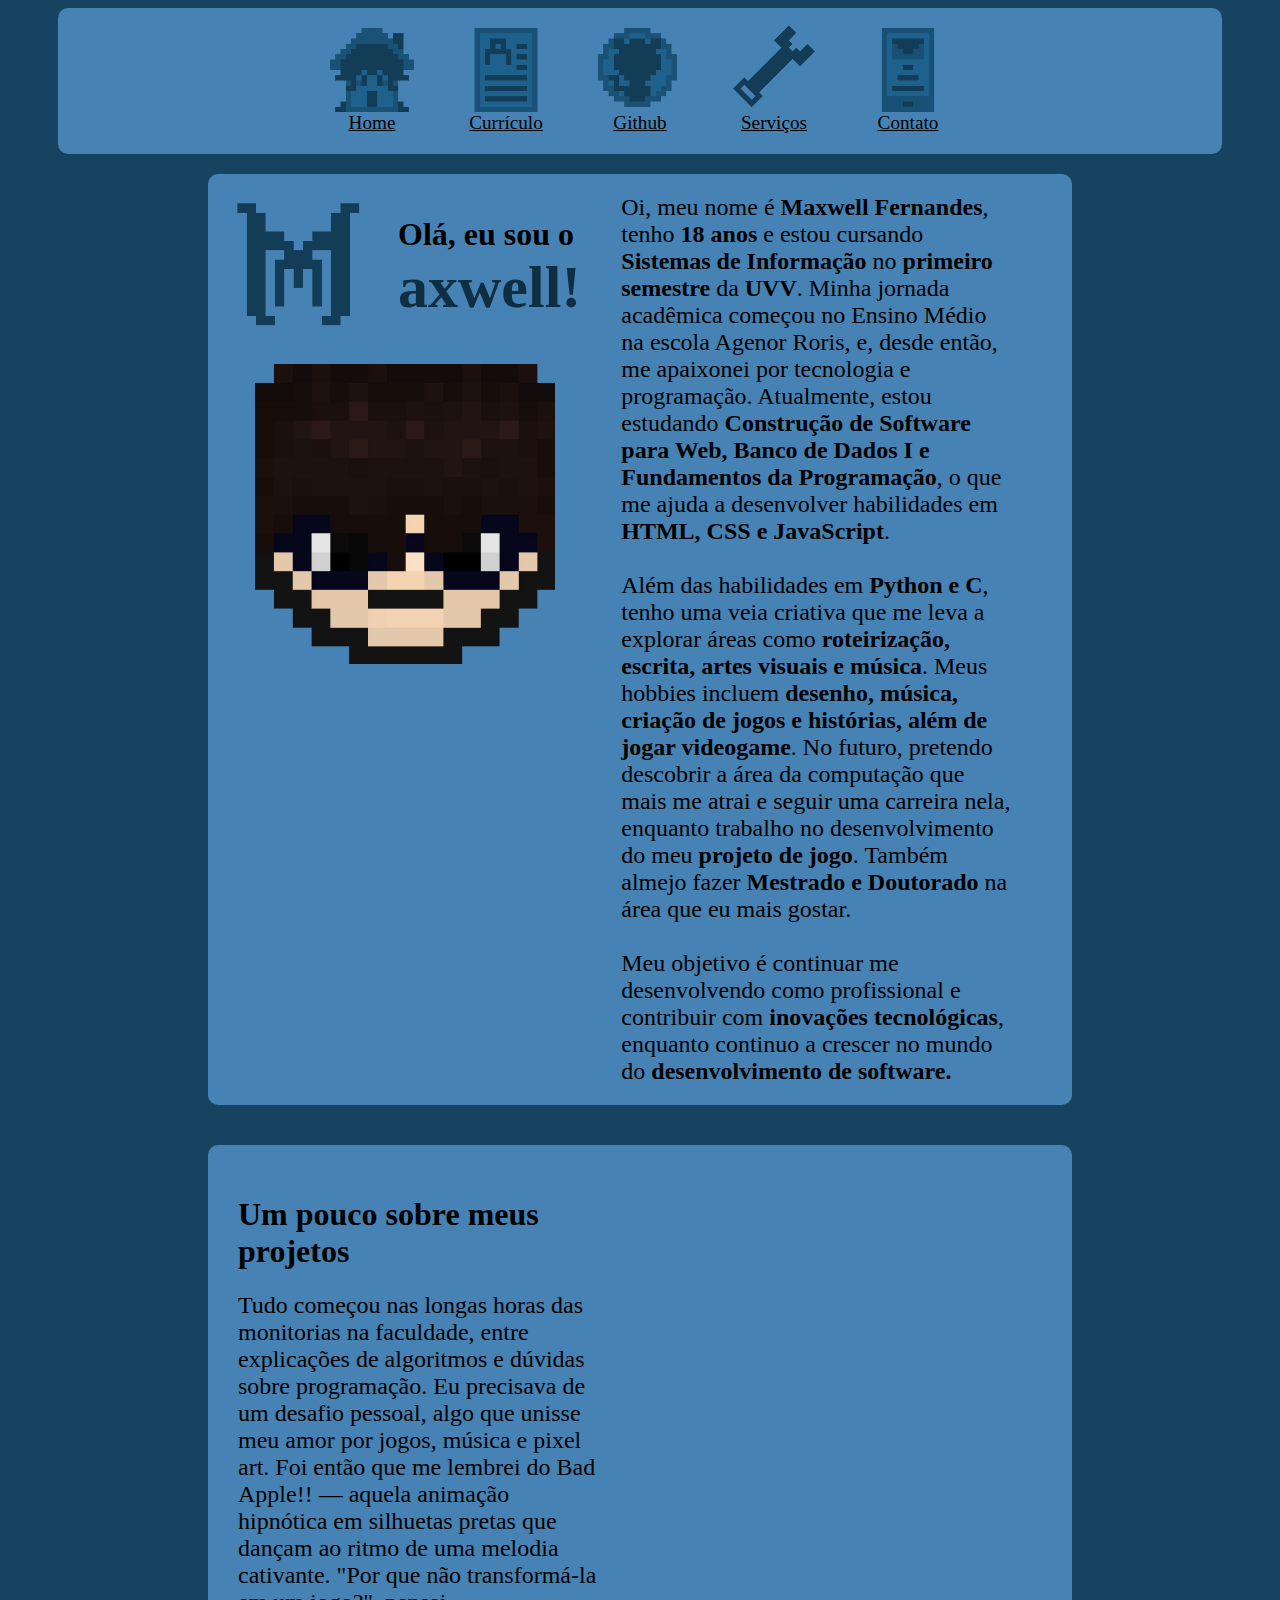
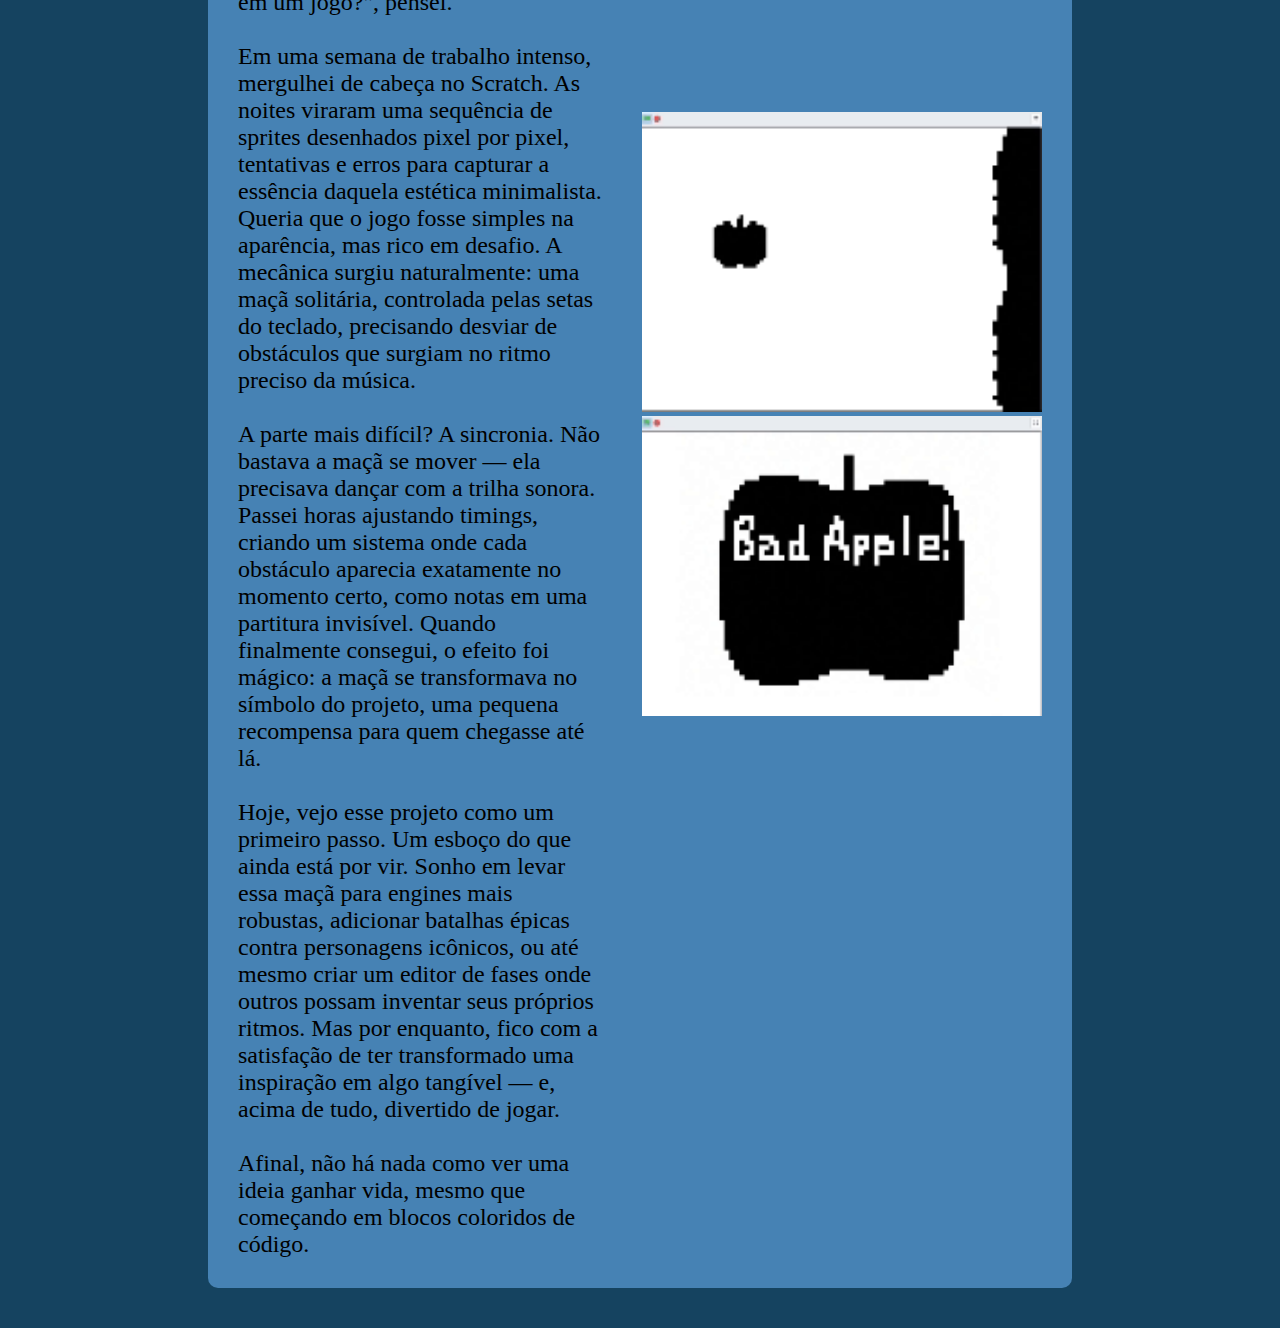
<file: index.html>
<!DOCTYPE html>
<html lang="pt-br">
<head>
    <meta charset="UTF-8">
    <meta name="viewport" content="width=device-width, initial-scale=1.0">
    <meta http-equiv="X-UA-Compatible" content="ie=edge">
    <title>Home de Maxwell</title>
    <link href="style.css" rel="stylesheet" type="text/css">
    <link href="./source/home.png" rel="icon" type="image/png">
</head>
<body>
    <div class="a-all">
        <img src="./source/mlogo.png" alt="Logo do Maxwell" style="justify-items: left; margin-right: 400px;">
        <a class="a-text" href="index.html"><img src="./source/home.png" alt="Ícone de home"><span>Home</span></a>
        <a class="a-text" href="./curriculo/curriculo.html"><img src="./source/curriculo.png" alt="Ícone de informações curriculares"><span>Currículo</span></a>
        <a class="a-text" href="https://github.com/maxwllfc" target="_blank"><img src="./source/github.png" alt="Ícone do Github"><span>Github</span></a>
        <a class="a-text" href="./servicos/servico.html"><img src="./source/servicos.png" alt="Ícone de Serviços" style="transform: rotate(45deg);"><span>Serviços</span></a>
        <a class="a-text" href="./contato/contato.html"><img src="./source/contato.png" alt="Ícone de informações de contato"><span>Contato</span></a>
        <img src="./source/mlogo.png" alt="Logo do Maxwell" style="justify-items: right; margin-left: 400px;">
    </div>
    <div class="main-text">
        <div class="left-column">
            <div class="logo-and-title">
                <img src="./source/mlogo.png" alt="Logo do Maxwell" class="logo">
                <h1>Olá, eu sou o<br><span class="name">axwell!</span></h1>
            </div>
            <img src="./source/max_pixel_art.png" alt="Pixel Art de Maxwell" class="pixel-art">
        </div>
        <div class="right-column">
        <p>Oi, meu nome é <strong>Maxwell Fernandes</strong>, tenho <strong>18 anos</strong> e estou cursando <strong>Sistemas de Informação</strong> 
            no <strong>primeiro semestre</strong> da <strong>UVV</strong>. 
            Minha jornada acadêmica começou no Ensino Médio na escola Agenor Roris, e, desde então, me apaixonei por tecnologia e 
            programação. Atualmente, estou estudando <strong>Construção de Software para Web, Banco de Dados I e Fundamentos da Programação</strong>, 
            o que me ajuda a desenvolver habilidades em <strong>HTML, CSS e JavaScript</strong>. 
            <br><br>Além das habilidades em <strong>Python e C</strong>, tenho uma veia criativa que me leva a explorar áreas como <strong>roteirização, escrita, 
            artes visuais e música</strong>. Meus hobbies incluem <strong>desenho, música, criação de jogos e histórias, além de jogar videogame</strong>. No 
            futuro, pretendo descobrir a área da computação que mais me atrai e seguir uma carreira nela, enquanto trabalho no desenvolvimento 
            do meu <strong>projeto de jogo</strong>. Também almejo fazer <strong>Mestrado e Doutorado</strong> na área que eu mais gostar.
            <br><br>Meu objetivo é continuar me desenvolvendo como profissional e contribuir com <strong>inovações tecnológicas</strong>, enquanto continuo a crescer no 
            mundo do <strong>desenvolvimento de software.</strong></p>
        </div>
        <br>
        
    </div>
    <div class="main-text-2">
        <div class="right-column-2">
            <img src="./source/game_gif.gif" alt="Gif do Jogo" class="game"><br>
            <img src="./source/start_game_gif.gif" alt="Gif do Jogo" class="game">
        </div>
        <div class="left-column-2">
            <h1>Um pouco sobre meus projetos</h1>
            <p>Tudo começou nas longas horas das monitorias na faculdade, entre explicações de algoritmos e dúvidas sobre programação. Eu precisava de um desafio pessoal, algo que unisse meu amor por jogos, música e pixel art. Foi então que me lembrei do Bad Apple!! — aquela animação hipnótica em silhuetas pretas que dançam ao ritmo de uma melodia cativante. "Por que não transformá-la em um jogo?", pensei.
            <br><br>
                Em uma semana de trabalho intenso, mergulhei de cabeça no Scratch. As noites viraram uma sequência de sprites desenhados pixel por pixel, tentativas e erros para capturar a essência daquela estética minimalista. Queria que o jogo fosse simples na aparência, mas rico em desafio. A mecânica surgiu naturalmente: uma maçã solitária, controlada pelas setas do teclado, precisando desviar de obstáculos que surgiam no ritmo preciso da música.
                <br><br>
                A parte mais difícil? A sincronia. Não bastava a maçã se mover — ela precisava dançar com a trilha sonora. Passei horas ajustando timings, criando um sistema onde cada obstáculo aparecia exatamente no momento certo, como notas em uma partitura invisível. Quando finalmente consegui, o efeito foi mágico: a maçã se transformava no símbolo do projeto, uma pequena recompensa para quem chegasse até lá.
                <br><br>
                Hoje, vejo esse projeto como um primeiro passo. Um esboço do que ainda está por vir. Sonho em levar essa maçã para engines mais robustas, adicionar batalhas épicas contra personagens icônicos, ou até mesmo criar um editor de fases onde outros possam inventar seus próprios ritmos. Mas por enquanto, fico com a satisfação de ter transformado uma inspiração em algo tangível — e, acima de tudo, divertido de jogar.
                <br><br>
                Afinal, não há nada como ver uma ideia ganhar vida, mesmo que começando em blocos coloridos de código.</p>
        </div>
    </div>
</body>
</html>
</file>
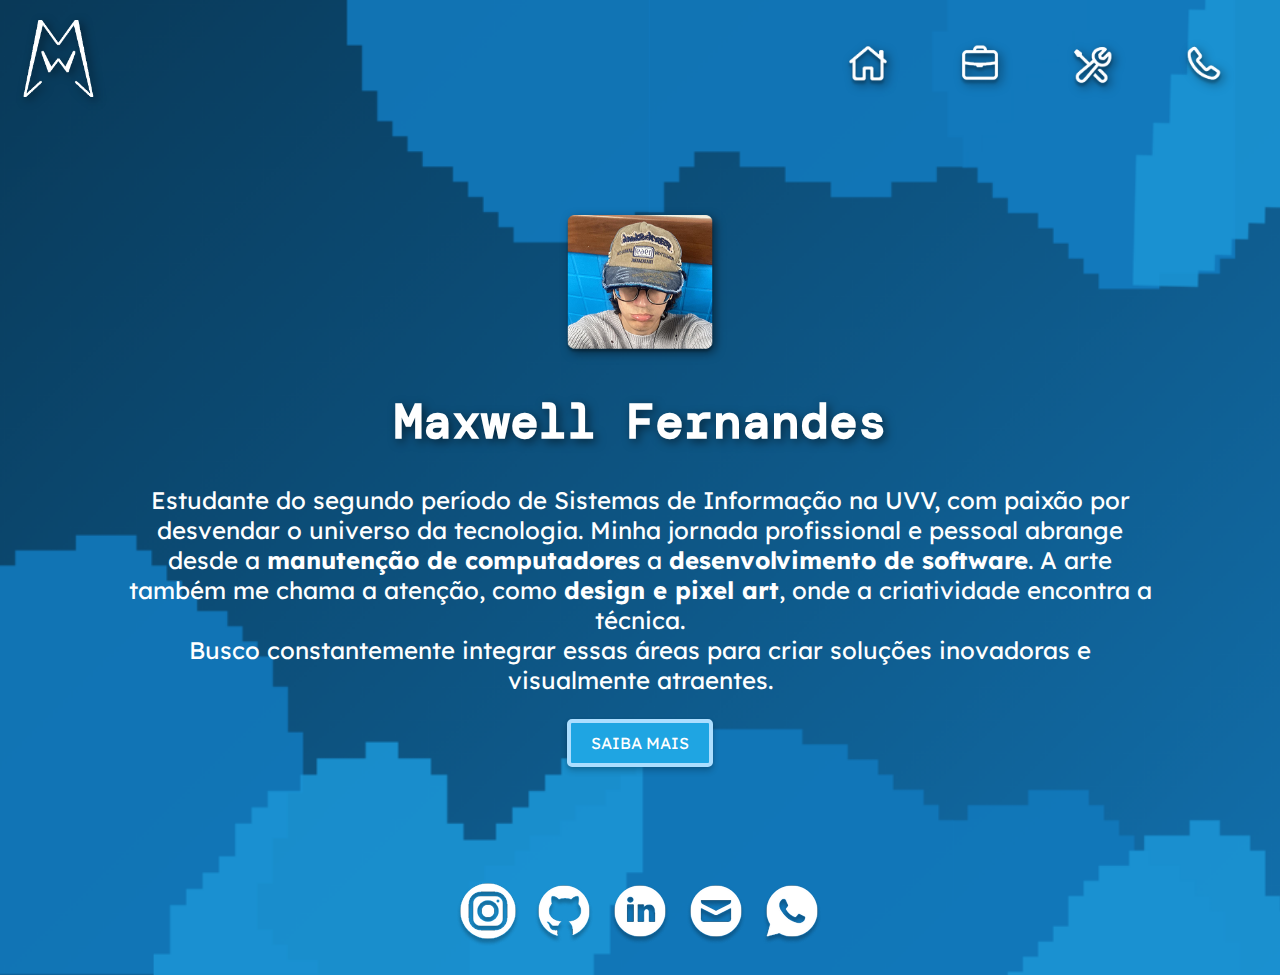
<file: att/index.html>
<!DOCTYPE html>
<html>

<head>
  <title>Home</title>
  <link rel="stylesheet" href="styles.css" />
</head>

<body>
  <div class="header">
    <div class="header-logo">
      <img src="./images/mw_logo_white.png" alt="MW Logo" />
    </div>
    <div class="header-links">
      <div class="link-item">
        <a href="./index.html"><img src="./images/Home Page.png" alt="Home" /></a>
      </div>
      <div class="link-item">
        <img src="./images/Portfolio.png" alt="Portfolio" />
      </div>
      <div class="link-item">
        <img src="./images/Wrench.png" alt="Serviços" />
      </div>
      <div class="link-item">
        <img src="./images/Phone Message.png" alt="Contato" />
      </div>
    </div>
  </div>
  <div class="main">
    <img src="./images/foto_maxwell.png" alt="Foto de Maxwell" />
    <h1>Maxwell Fernandes</h1>
    <p>Estudante do segundo período de Sistemas de Informação na UVV, com paixão por desvendar o universo
      da tecnologia. Minha jornada profissional e pessoal abrange desde a <strong>manutenção de computadores</strong>
      a <strong>desenvolvimento
        de software</strong>. A arte também me chama a atenção, como <strong>design e pixel art</strong>, onde a
      criatividade
      encontra a técnica.<br>Busco constantemente integrar essas áreas para criar soluções inovadoras e visualmente
      atraentes.</p>
    <div class="learn-more-button">
      <button class="cta-button">SAIBA MAIS</button>
    </div>
  </div>

  <footer class="footer">
    <div class="footer-container">
      <a href="https://www.instagram.com/maxwllfc/" target="_blank"><img src="./images/Instagram Circle.png" alt="Instagram" /></a>
      <a href="https://github.com/maxwllfc" target="_blank"><img src="./images/GitHub.png" alt="GitHub" /></a>
      <a href="https://www.linkedin.com/in/maxwell-fernandes-35363536b/" target="_blank"><img src="./images/LinkedIn Circled.png" alt="Linkedin" /></a>
      <a href="mailto:mw.dev.contact@proton.me" target="_blank"><img src="./images/Circled Envelope.png" alt="E-mail"/></a>
      <a href="https://wa.me/5527974002669" target="_blank"><img src="./images/WhatsApp.png" alt="Whatsapp" /></a>
    </div>
  </footer>
  <script src="script.js"></script>
</body>

</html>
</file>
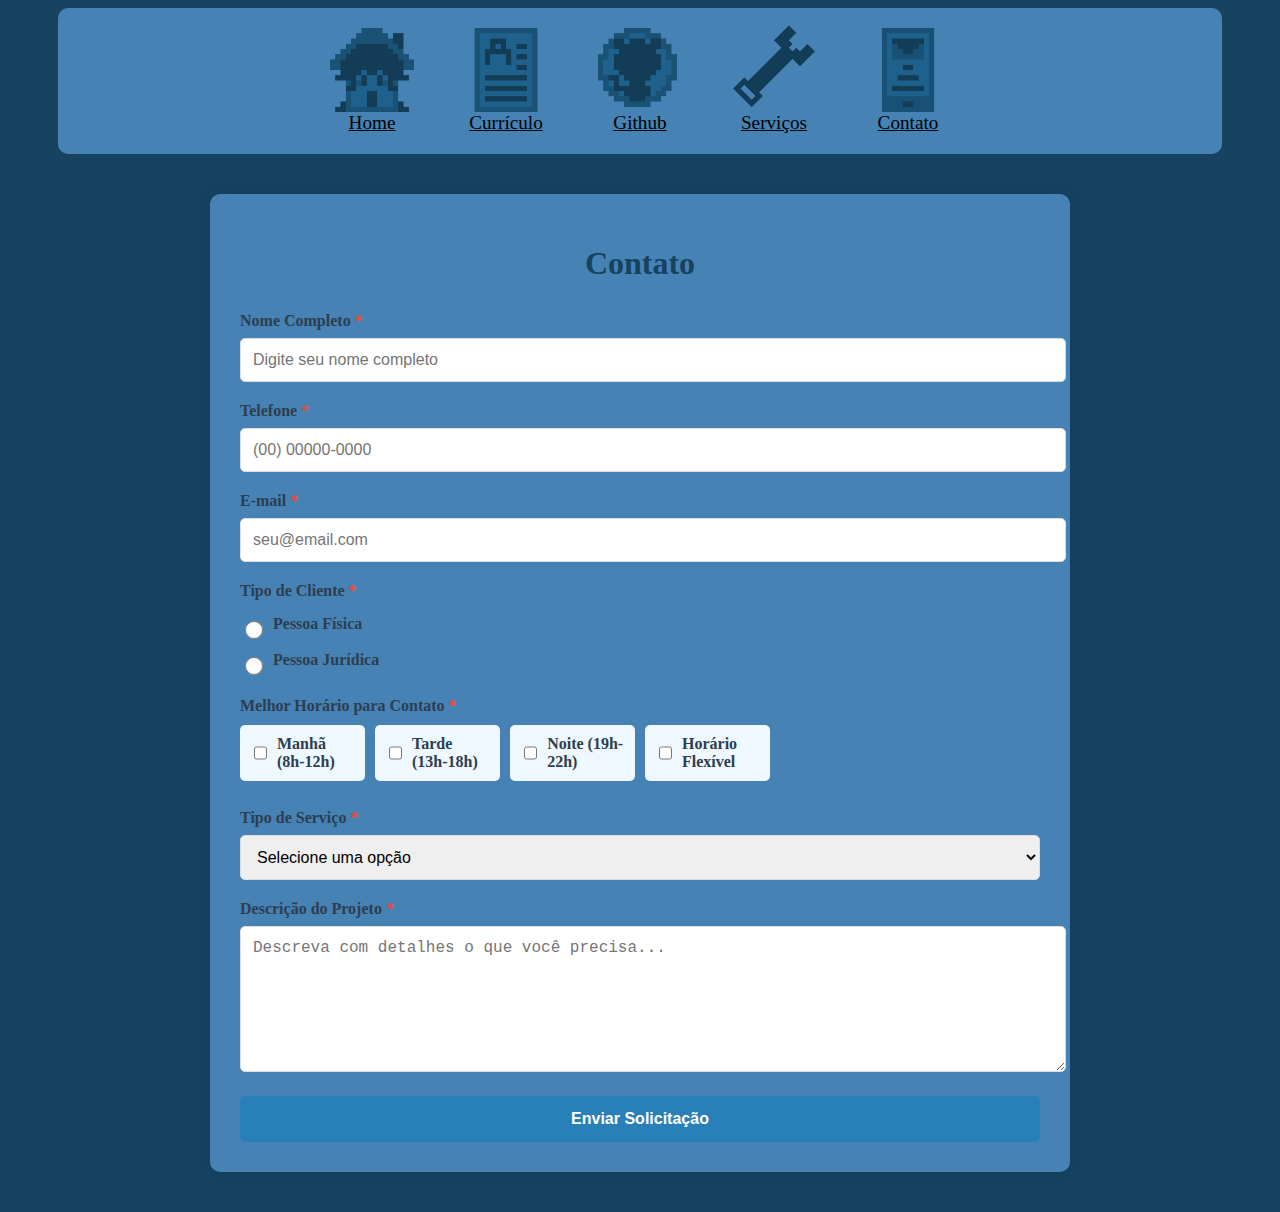
<file: contato/contato.html>
<!DOCTYPE html>
<html lang="pt-br">
<head>
    <meta charset="UTF-8">
    <meta name="viewport" content="width=device-width, initial-scale=1.0">
    <meta http-equiv="X-UA-Compatible" content="ie=edge">
    <title>Contatar o Maxwell</title>
    <link href="../style.css" rel="stylesheet" type="text/css">
    <link href="../source/contato.png" rel="icon" type="image/png">
    <style>
        .contact-container {
            max-width: 800px;
            margin: 40px auto;
            background: steelblue;;
            padding: 30px;
            border-radius: 10px;
            box-shadow: 0 0 20px rgba(0,0,0,0.1);
        }
        
        h1 {
            color: #154360;
            text-align: center;
            margin-bottom: 30px;
            align-self: center;
        }
        
        .form-group {
            margin-bottom: 20px;
        }
        
        label {
            display: block;
            margin-bottom: 8px;
            font-weight: 600;
            color: #2c3e50;
        }
        
        input[type="text"],
        input[type="tel"],
        input[type="email"],
        textarea,
        select {
            width: 100%;
            padding: 12px;
            border: 1px solid #ddd;
            border-radius: 5px;
            font-size: 16px;
            transition: border 0.3s;
        }
        
        input:focus,
        textarea:focus,
        select:focus {
            border-color: #3498db;
            outline: none;
            box-shadow: 0 0 5px rgba(52,152,219,0.5);
        }
        
        textarea {
            min-height: 120px;
            resize: vertical;
        }
        
        .radio-group, .checkbox-group {
            margin: 15px 0;
        }
        
        .radio-option, .checkbox-option {
            margin: 10px 0;
            display: flex;
            align-items: center;
        }
        
        input[type="radio"],
        input[type="checkbox"] {
            margin-right: 10px;
            width: 18px;
            height: 18px;
        }
        
        .time-slots {
            display: grid;
            grid-template-columns: repeat(auto-fill, minmax(120px, 1fr));
            gap: 10px;
            margin-top: 10px;
        }
        
        .time-slots label {
            display: flex;
            align-items: center;
            background: #f0f8ff;
            padding: 10px;
            border-radius: 5px;
            cursor: pointer;
        }
        
        button {
            background-color: #2980b9;
            color: white;
            border: none;
            padding: 14px 20px;
            font-size: 16px;
            border-radius: 5px;
            cursor: pointer;
            width: 100%;
            font-weight: 600;
        }
        
        button:hover {
            background-color: #154360;
        }
        
        .required:after {
            content: " *";
            color: #e74c3c;
        }
    </style>
</head>
<body>
    <div class="a-all">
        <img src="../source/mlogo.png" alt="Logo do Maxwell" style="justify-items: left; margin-right: 400px;">
        <a class="a-text" href="../index.html"><img src="../source/home.png" alt="Ícone de home"><span>Home</span></a>
        <a class="a-text" href="../curriculo/curriculo.html"><img src="../source/curriculo.png" alt="Ícone de informações curriculares"><span>Currículo</span></a>
        <a class="a-text" href="https://github.com/maxwllfc" target="_blank"><img src="../source/github.png" alt="Ícone do Github"><span>Github</span></a>
        <a class="a-text" href="../servicos/servico.html"><img src="../source/servicos.png" alt="Ícone de Serviços" style="transform: rotate(45deg);"><span>Serviços</span></a>
        <a class="a-text" href="contato.html"><img src="../source/contato.png" alt="Ícone de informações de contato"><span>Contato</span></a>
        <img src="../source/mlogo.png" alt="Logo do Maxwell" style="justify-items: right; margin-left: 400px;">
    </div>
    <body>
        <div class="contact-container">
            <h1>Contato</h1>
            <form action="#" method="POST">
                <div class="form-group">
                    <label for="nome" class="required">Nome Completo</label>
                    <input type="text" id="nome" name="nome" required placeholder="Digite seu nome completo">
                </div>
                <div class="form-group">
                    <label for="telefone" class="required">Telefone</label>
                    <input type="tel" id="telefone" name="telefone" required placeholder="(00) 00000-0000" pattern="\([0-9]{2}\) [0-9]{4,6}-[0-9]{3,4}">
                </div>
                <div class="form-group">
                    <label for="email" class="required">E-mail</label>
                    <input type="email" id="email" name="email" required placeholder="seu@email.com">
                </div>
                <div class="form-group">
                    <label class="required">Tipo de Cliente</label>
                    <div class="radio-group">
                        <div class="radio-option">
                            <input type="radio" id="pf" name="tipo_cliente" value="pf" required>
                            <label for="pf">Pessoa Física</label>
                        </div>
                        <div class="radio-option">
                            <input type="radio" id="pj" name="tipo_cliente" value="pj">
                            <label for="pj">Pessoa Jurídica</label>
                        </div>
                    </div>
                </div>
                <div class="form-group">
                    <label class="required">Melhor Horário para Contato</label>
                    <div class="time-slots">
                        <label><input type="checkbox" name="horario" value="manha"> Manhã (8h-12h)</label>
                        <label><input type="checkbox" name="horario" value="tarde"> Tarde (13h-18h)</label>
                        <label><input type="checkbox" name="horario" value="noite"> Noite (19h-22h)</label>
                        <label><input type="checkbox" name="horario" value="flexivel"> Horário Flexível</label>
                    </div>
                </div>
                <div class="form-group">
                    <label for="servico" class="required">Tipo de Serviço</label>
                    <select id="servico" name="servico" required>
                        <option value="" disabled selected>Selecione uma opção</option>
                        <option value="homepage">HomePage Estática (R$300-600)</option>
                        <option value="dinamica">Página Dinâmica (R$800-1.500)</option>
                        <option value="avancada">Página Avançada (R$2.500+)</option>
                        <option value="jogo2d">Jogo 2D Básico (R$500-1.000)</option>
                        <option value="jogo2d-completo">Jogo 2D Completo (R$1.500-3.000)</option>
                        <option value="outro">Outro (Descreva abaixo)</option>
                    </select>
                </div>
                <div class="form-group">
                    <label for="descricao" class="required">Descrição do Projeto</label>
                    <textarea id="descricao" name="descricao" required placeholder="Descreva com detalhes o que você precisa..."></textarea>
                </div>
                <button type="submit">Enviar Solicitação</button>
            </form>
        </div>
    </body>
</div>
</file>
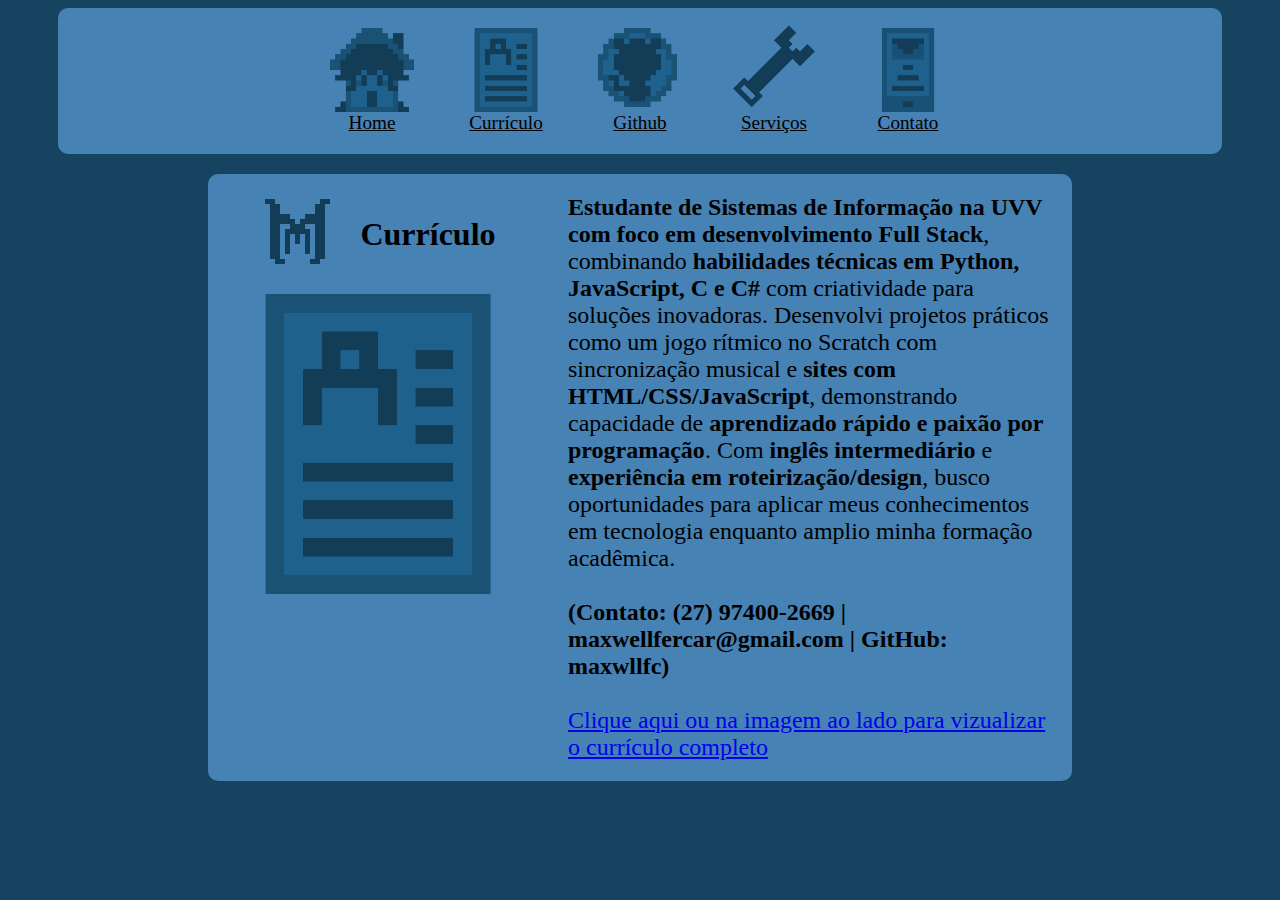
<file: curriculo/curriculo.html>
<!DOCTYPE html>
<html lang="pt-br">
<head>
    <meta charset="UTF-8">
    <meta name="viewport" content="width=device-width, initial-scale=1.0">
    <meta http-equiv="X-UA-Compatible" content="ie=edge">
    <title>Currículo de Maxwell</title>
    <link href="../style.css" rel="stylesheet" type="text/css">
    <link href="../source/curriculo.png" rel="icon" type="image/png">
</head>
<body>
    <div class="a-all">
        <img src="../source/mlogo.png" alt="Logo do Maxwell" style="justify-items: left; margin-right: 400px;">
        <a class="a-text" href="../index.html"><img src="../source/home.png" alt="Ícone de home"><span>Home</span></a>
        <a class="a-text" href="curriculo.html"><img src="../source/curriculo.png" alt="Ícone de informações curriculares"><span>Currículo</span></a>
        <a class="a-text" href="https://github.com/maxwllfc" target="_blank"><img src="../source/github.png" alt="Ícone do Github"><span>Github</span></a>
        <a class="a-text" href="../servicos/servico.html"><img src="../source/servicos.png" alt="Ícone de Serviços" style="transform: rotate(45deg);"><span>Serviços</span></a>
        <a class="a-text" href="../contato/contato.html"><img src="../source/contato.png" alt="Ícone de informações de contato"><span>Contato</span></a>
        <img src="../source/mlogo.png" alt="Logo do Maxwell" style="justify-items: right; margin-left: 400px;">
    </div>
    <div class="main-text">
        <div class="left-column">
            <div class="logo-and-title">
                <img src="../source/mlogo.png" alt="Logo do Maxwell" class="logo" style="width: 80px; height: 80px;">
                <h1>Currículo</h1>
            </div>
            <a href="../source/MAXWELL FERNANDES CARDOSO - CURRICULO.pdf" target="_blank"><img src="../source/curriculo.png" alt="Imagem de currículo" class="pixel-art"></a>
        </div>
        <div class="right-column">
        <p><strong>Estudante de Sistemas de Informação na UVV com foco em desenvolvimento Full Stack</strong>, combinando <strong>habilidades técnicas em Python, JavaScript, C e C#</strong> com criatividade para soluções inovadoras. Desenvolvi projetos práticos como um jogo rítmico no Scratch com sincronização musical e <strong>sites com HTML/CSS/JavaScript</strong>, demonstrando capacidade de <strong>aprendizado rápido e paixão por programação</strong>. Com <strong>inglês intermediário</strong> e <strong>experiência em roteirização/design</strong>, busco oportunidades para aplicar meus conhecimentos em tecnologia enquanto amplio minha formação acadêmica.
        <br><br>
            <strong>(Contato: (27) 97400-2669 | maxwellfercar@gmail.com | GitHub: maxwllfc)</strong>
        <br><br>
            <a href="../source/MAXWELL FERNANDES CARDOSO - CURRICULO.pdf" target="_blank">Clique aqui ou na imagem ao lado para vizualizar o currículo completo</a></p>
    </div>
</file>
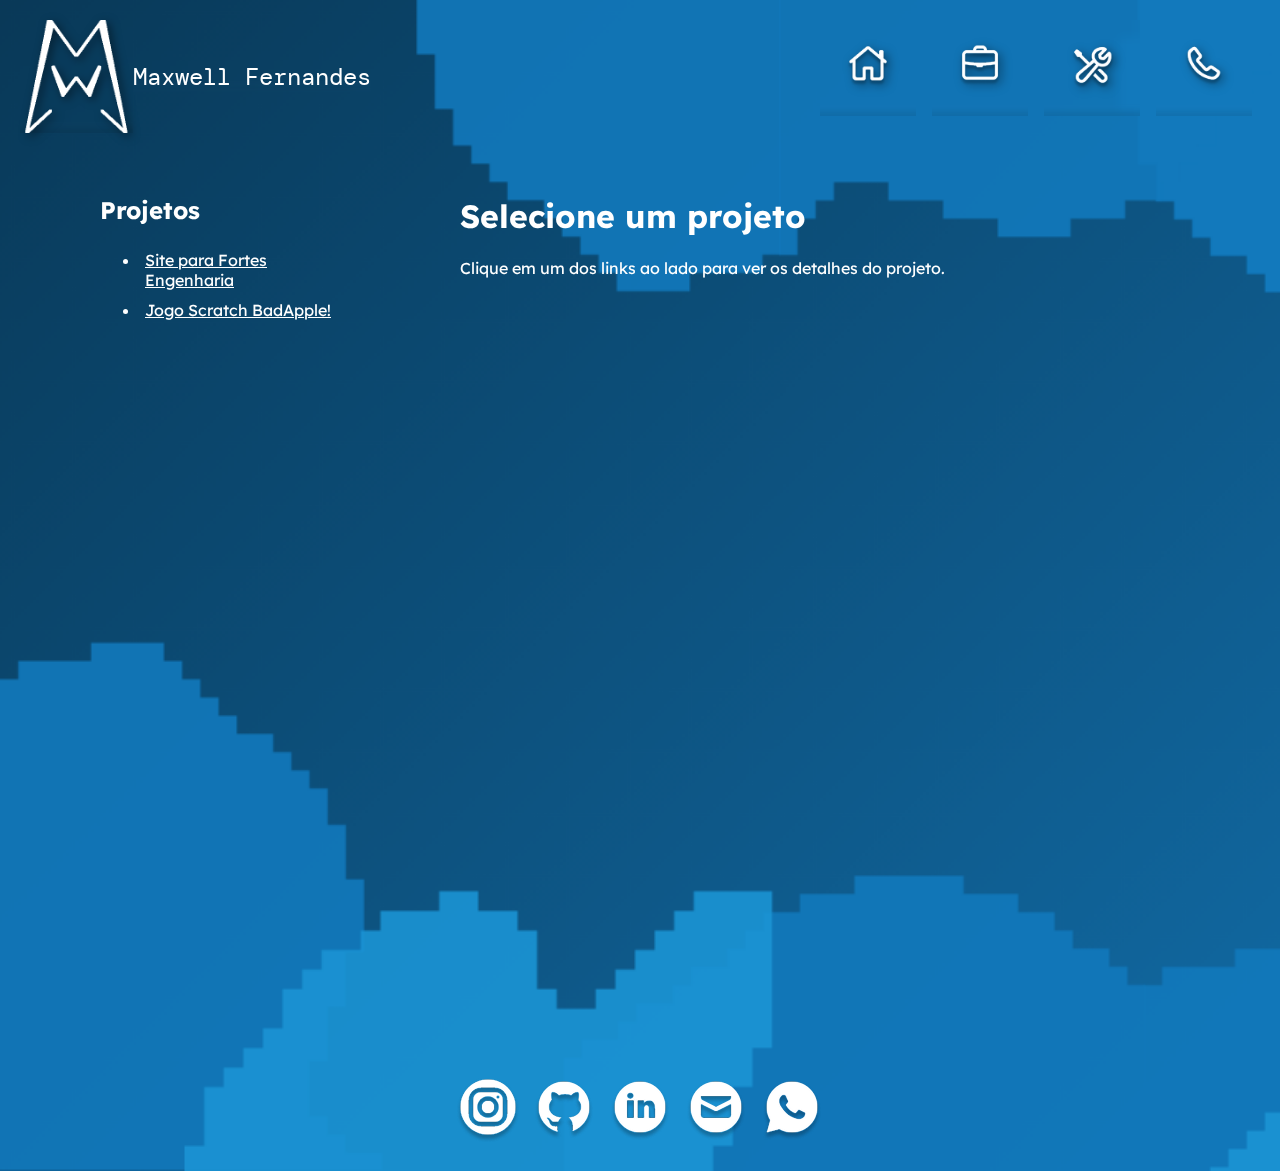
<file: portfolio/portfolio.html>
<!DOCTYPE html>
<html lang="pt-br">

<head>
  <meta charset="UTF-8">
  <meta name="viewport" content="width=device-width, initial-scale=1.0">
  <title>Document</title>
  <link rel="script" href="../script.js">
  <link rel="stylesheet" href="../styles.css">
</head>

<body>

    <div class="header">
    <div class="header-logo">
      <audio id="clickSound" src="../audio/quack.mp3" preload="auto"></audio>
      <img src="../images/mw_logo_white.png" alt="MW Logo" onclick="playImageSound()"/><p>Maxwell Fernandes</p>
    </div>
    <div class="header-links">
      <div class="link-item">
        <a href="../index.html"><img src="../images/Home Page.png" alt="Home" /></a>
      </div>
      <div class="link-item">
        <a href="../portfolio/portfolio.html"><img src="../images/Portfolio.png" alt="Portfolio" /></a>
      </div>
      <div class="link-item">
        <img src="../images/Wrench.png" alt="Serviços" />
      </div>
      <div class="link-item">
        <img src="../images/Phone Message.png" alt="Contato" />
      </div>
    </div>
  </div>

  <div class="container">
    <div class="projetos-lista">
        <h2>Projetos</h2>
        <ul>
            <li><a href="#" class="projeto-item" data-projeto="projeto1">Site para Fortes Engenharia</a></li>
            <li><a href="#" class="projeto-item" data-projeto="projeto2">Jogo Scratch BadApple!</a></li>
        </ul>
    </div>
    <div class="conteudo-projeto">
        <h1>Selecione um projeto</h1>
        <p>Clique em um dos links ao lado para ver os detalhes do projeto.</p>
    </div>

</div>
  <footer class="footer">
    <div class="footer-container">
      <a href="https://www.instagram.com/maxwllfc/" target="_blank"><img src="../images/Instagram Circle.png" alt="Instagram" /></a>
      <a href="https://github.com/maxwllfc" target="_blank"><img src="../images/GitHub.png" alt="GitHub" /></a>
      <a href="https://www.linkedin.com/in/maxwell-fernandes-35363536b/" target="_blank"><img src="../images/LinkedIn Circled.png" alt="Linkedin" /></a>
      <a href="mailto:mw.dev.contact@proton.me" target="_blank"><img src="../images/Circled Envelope.png" alt="E-mail" /></a>
      <a href="https://wa.me/5527974002669" target="_blank"><img src="../images/WhatsApp.png" alt="Whatsapp" /></a>
    </div>
  </footer>
  <script src="../script.js"></script>
</body>

</html>
</file>
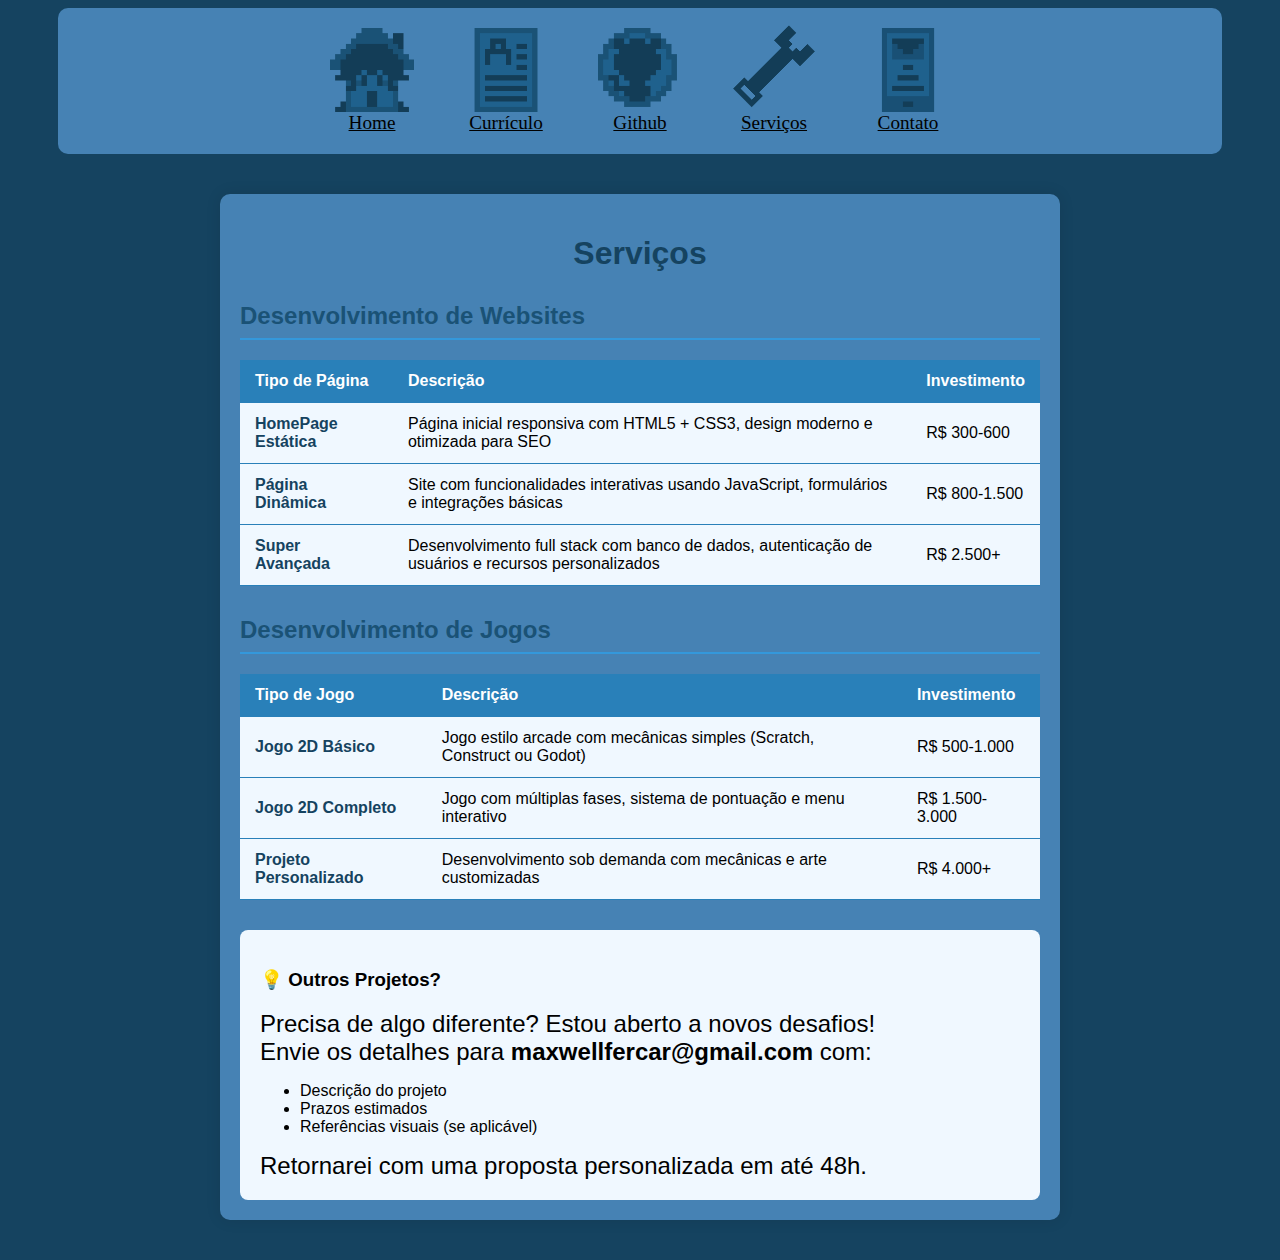
<file: servicos/servico.html>
<!DOCTYPE html>
<html lang="pt-br">
<head>
    <meta charset="UTF-8">
    <meta name="viewport" content="width=device-width, initial-scale=1.0">
    <meta http-equiv="X-UA-Compatible" content="ie=edge">
    <title>Serviços de Maxwell</title>
    <link href="../style.css" rel="stylesheet" type="text/css">
    <link href="../source/servicos.png" rel="icon" type="image/png">
</head>
<body>
    <div class="a-all">
        <img src="../source/mlogo.png" alt="Logo do Maxwell" style="justify-items: left; margin-right: 400px;">
        <a class="a-text" href="../index.html"><img src="../source/home.png" alt="Ícone de home"><span>Home</span></a>
        <a class="a-text" href="../curriculo/curriculo.html"><img src="../source/curriculo.png" alt="Ícone de informações curriculares"><span>Currículo</span></a>
        <a class="a-text" href="https://github.com/maxwllfc" target="_blank"><img src="../source/github.png" alt="Ícone do Github"><span>Github</span></a>
        <a class="a-text" href="servico.html"><img src="../source/servicos.png" alt="Ícone de Serviços" style="transform: rotate(45deg);"><span>Serviços</span></a>
        <a class="a-text" href="../contato/contato.html"><img src="../source/contato.png" alt="Ícone de informações de contato"><span>Contato</span></a>
        <img src="../source/mlogo.png" alt="Logo do Maxwell" style="justify-items: right; margin-left: 400px;">
    </div>
    <div class="servicos-container">
        <h1>Serviços</h1>
        <h2>Desenvolvimento de Websites</h2>
        <table>
            <thead>
                <tr>
                    <th>Tipo de Página</th>
                    <th>Descrição</th>
                    <th>Investimento</th>
                </tr>
            </thead>
            <tbody>
                <tr>
                    <td class="contrast">HomePage Estática</td>
                    <td>Página inicial responsiva com HTML5 + CSS3, design moderno e otimizada para SEO</td>
                    <td>R$ 300-600</td>
                </tr>
                <tr>
                    <td class="contrast">Página Dinâmica</td>
                    <td>Site com funcionalidades interativas usando JavaScript, formulários e integrações básicas</td>
                    <td>R$ 800-1.500</td>
                </tr>
                <tr>
                    <td class="contrast">Super Avançada</td>
                    <td>Desenvolvimento full stack com banco de dados, autenticação de usuários e recursos personalizados</td>
                    <td>R$ 2.500+</td>
                </tr>
            </tbody>
        </table>
        <h2>Desenvolvimento de Jogos</h2>
        <table>
            <thead>
                <tr>
                    <th>Tipo de Jogo</th>
                    <th>Descrição</th>
                    <th>Investimento</th>
                </tr>
            </thead>
            <tbody>
                <tr>
                    <td class="contrast">Jogo 2D Básico</td>
                    <td>Jogo estilo arcade com mecânicas simples (Scratch, Construct ou Godot)</td>
                    <td>R$ 500-1.000</td>
                </tr>
                <tr>
                    <td class="contrast">Jogo 2D Completo</td>
                    <td>Jogo com múltiplas fases, sistema de pontuação e menu interativo</td>
                    <td>R$ 1.500-3.000</td>
                </tr>
                <tr>
                    <td class="contrast">Projeto Personalizado</td>
                    <td>Desenvolvimento sob demanda com mecânicas e arte customizadas</td>
                    <td>R$ 4.000+</td>
                </tr>
            </tbody>
        </table>
        <div class="extra-contact">
            <h3>&#128161; Outros Projetos?</h3>
            <p>Precisa de algo diferente? Estou aberto a novos desafios!</p>
            <p>Envie os detalhes para <strong>maxwellfercar@gmail.com</strong> com:</p>
            <ul>
                <li>Descrição do projeto</li>
                <li>Prazos estimados</li>
                <li>Referências visuais (se aplicável)</li>
            </ul>
            <p>Retornarei com uma proposta personalizada em até 48h.</p>
        </div>
    </div>
</file>
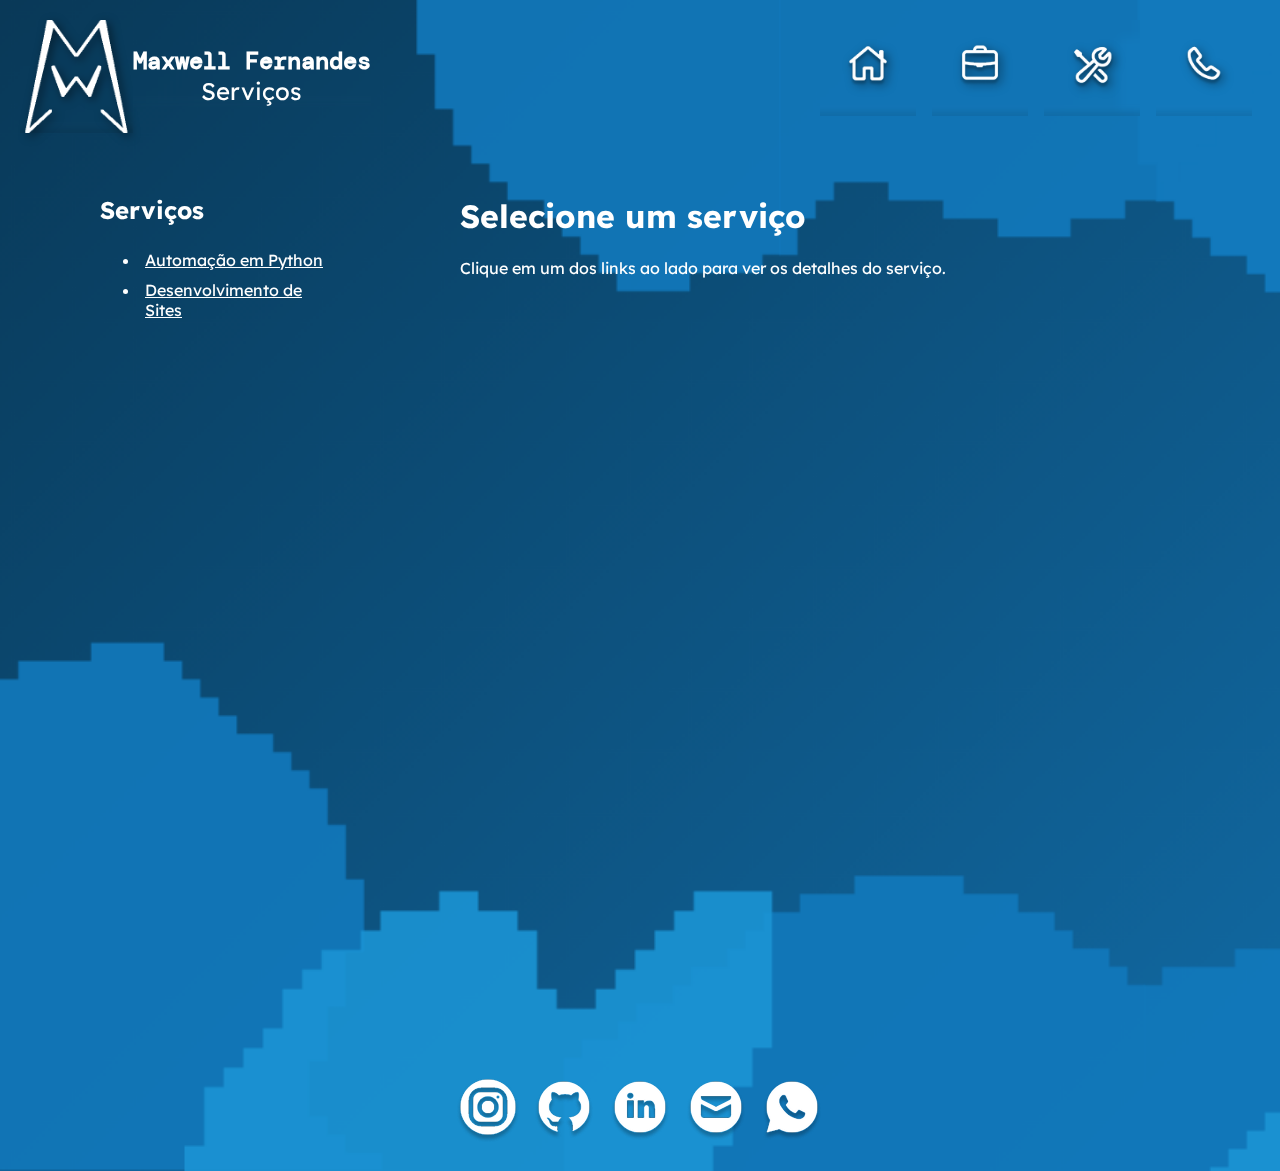
<file: servicos/servicos.html>
<!DOCTYPE html>
<html lang="pt-br">

<head>
  <meta charset="UTF-8">
  <meta name="viewport" content="width=device-width, initial-scale=1.0">
  <title>Serviços</title>
  <link rel="shortcut icon" href="../images/Wrench.png" type="image/x-icon">
  <link rel="script" href="../script.js">
  <link rel="stylesheet" href="../styles.css">
</head>

<body>

    <div class="header">
    <div class="header-logo">
      <audio id="clickSound" src="../audio/quack.mp3" preload="auto"></audio>
      <img src="../images/mw_logo_white.png" alt="MW Logo" onclick="playImageSound()"/><p><strong>Maxwell Fernandes</strong><br><span style="font-family: 'Lexend', sans-serif;">Serviços</span></p>
    </div>
    <div class="header-links">
      <div class="link-item">
        <a href="../index.html"><img src="../images/Home Page.png" alt="Home" /></a>
      </div>
      <div class="link-item">
        <a href="../portfolio/portfolio.html"><img src="../images/Portfolio.png" alt="Portfolio" /></a>
      </div>
      <div class="link-item">
        <a href="../servicos/servicos.html"><img src="../images/Wrench.png" alt="Serviços" /></a>
      </div>
      <div class="link-item">
        <a href="../contato/contato.html"><img src="../images/Phone Message.png" alt="Contato" /></a>
      </div>
    </div>
  </div>

  <div class="container">
    <div class="servicos-lista">
        <h2>Serviços</h2>
        <ul>
            <li><a href="#" class="servico-item" data-servico="servico1">Automação em Python</a></li>
            <li><a href="#" class="servico-item" data-servico="servico2">Desenvolvimento de Sites</a></li>
        </ul>
    </div>
    <div class="conteudo-servico">
        <h1>Selecione um serviço</h1>
        <p>Clique em um dos links ao lado para ver os detalhes do serviço.</p>
    </div>

</div>
  <footer class="footer">
    <div class="footer-container">
      <a href="https://www.instagram.com/maxwllfc/" target="_blank"><img src="../images/Instagram Circle.png" alt="Instagram" /></a>
      <a href="https://github.com/maxwllfc" target="_blank"><img src="../images/GitHub.png" alt="GitHub" /></a>
      <a href="https://www.linkedin.com/in/maxwell-fernandes-35363536b/" target="_blank"><img src="../images/LinkedIn Circled.png" alt="Linkedin" /></a>
      <a href="mailto:mw.dev.contact@proton.me" target="_blank"><img src="../images/Circled Envelope.png" alt="E-mail" /></a>
      <a href="https://wa.me/5527974002669" target="_blank"><img src="../images/WhatsApp.png" alt="Whatsapp" /></a>
    </div>
  </footer>
  <script src="../script.js"></script>
</body>

</html>
</file>
<file: style.css>
body {
	font-family: 'Times New Roman', Times, serif;
	background-color: #154360;
}
.a-all img {
	width: 84px;
	height: 84px;	
}

.a-all {
	background-color: steelblue;
	padding: 20px;
	display: flex;
	flex-direction: row;
	align-items: center;
	justify-content: center;
	gap: 50px;
	margin-left: 50px;
	margin-right: 50px;
	border-radius: 10px;
}

.a-text {
	display: flex;
	flex-direction: column;
	align-items: center;
	color: black;
	font-size: larger;
}

.main-text {
    background-color: steelblue;
    margin: 20px 200px;
    padding: 20px;
    display: flex;
    gap: 40px;
	border-radius: 10px;
}

.left-column {
    display: flex;
    flex-direction: column;
    align-items: center;
    flex-shrink: 0;
}

.logo-and-title {
    display: flex;
    align-items: center;
    gap: 20px;
    margin-bottom: 20px;
}

.logo {
    width: 150px;
    height: 150px;
}

.pixel-art {
    width: 300px;
    height: 300px;
}

.name {
    font-size: 60px;
    color: #0e2e42;
}

.right-column {
    flex: 1;
	align-self: center;
}

p {
    font-size: x-large;
    margin: 0;
	
}

.main-text-2 {
    display: flex;
    justify-content: space-between;
    gap: 40px;
    margin: 40px 200px;
    background-color: steelblue;
    padding: 30px;
	border-radius: 10px;
}

.left-column-2 {
    order: 1;
    flex: 1;
}

.right-column-2 {
    order: 2;
    flex-shrink: 0;
	align-self: center;
	flex-direction: column;
}

.game {
    width: 400px;
    height: 300px;
}

.servicos-container {
	font-family: 'Segoe UI', Tahoma, Geneva, Verdana, sans-serif;
	max-width: 800px;
	margin: 40px auto;
	padding: 20px;
	background-color: steelblue;
	border-radius: 10px;
	box-shadow: 0 0 15px rgba(0,0,0,0.1);
}

.servicos-container h1 {
	color: #154360;
	text-align: center;
	margin-bottom: 30px;
}

.servicos-container h2 {
	color: #1A5276;
	border-bottom: 2px solid #3498db;
	padding-bottom: 8px;
	margin-top: 30px;
}

table {
	width: 100%;
	border-collapse: collapse;
	margin: 20px 0;
	background-color: #f0f8ff;
}

th, td {
	padding: 12px 15px;
	text-align: left;
	border-bottom: 1px solid #2980b9;
}

th {
	background-color: #2980b9;
	color: white;
}

tr:hover {
	background-color: #2980b9;
}

.contrast {
	font-weight: bold;
	color: #154360;
}

.extra-contact {
	background-color: #f0f8ff;
	padding: 20px;
	border-radius: 8px;
	margin-top: 30px;
}
</file>
<file: att/styles.css>
@import url('https://fonts.googleapis.com/css2?family=DM+Mono&family=Lexend&display=swap');

body {
    padding-top: 75px;
    margin: 0;
    font-family: sans-serif;
    display: flex;
    flex-direction: column;
    min-height: 100vh;
    background-image: url('images/home_background.png');
    background-size: cover;
    background-repeat: no-repeat;
    font-family: 'Lexend', sans-serif;
    color: white;
}


.title {
    color: #5C6AC4;
}

.header-logo {
    position: fixed;
    top: 0;
    left: 0;
    color: white;
    display: flex;
    align-items: center;
    padding-left: 15px;
    box-sizing: border-box;
    z-index: 1000;
    padding: 20px;
}

.header-logo img {
    width: 15%;
    height: auto;
    filter: drop-shadow(3px 3px 5px rgba(0, 0, 0, 0.5));
}

.header-links {
    position: fixed;
    top: 0;
    right: 0;
    color: white;
    display: flex;
    align-items: center;
    justify-content: flex-end;
    padding-right: 15px;
    box-sizing: border-box;
    z-index: 1000;
    padding: 20px;
    text-align: center;
}

.header-links img {
    width: 50%;
    height: auto;
    padding: 20px;
    filter: drop-shadow(3px 3px 5px rgba(0, 0, 0, 0.5));
}

.main {
    width: 80%;
    max-width: 1200px;
    margin: 0 auto;
    margin-top: 120px;
    padding: 20px;
    text-align: center;
    flex: 1;
}

.main h1 {
    font-size: 48px;
    font-family: 'DM Mono', monospace;
    filter: drop-shadow(3px 3px 5px rgba(0, 0, 0, 0.5));
}

.main p {
    text-align: center;
    font-size: 24px;
}

.main img {
    width: 150px;
    height: auto; 
    filter: drop-shadow(3px 3px 5px rgba(0, 0, 0, 0.5));
}

.learn-more-button {
    text-align: center;
    margin-top: 20px;
}

.cta-button {
    padding: 10px 20px;
    font-size: 16px;
    font-family: 'Lexend', sans-serif;
    color: white;
    background-color: #1FA5E2;
    border: 4px solid rgb(172, 222, 255);
    border-radius: 5px;
    cursor: pointer;
    transition: background-color 0.3s ease, box-shadow 0.3s ease; 
    box-shadow: 0 4px 6px rgba(0, 0, 0, 0.2), 0 1px 3px rgba(0, 0, 0, 0.1);
}

.cta-button:hover {
    background-color: #47b8ec;
    box-shadow: 0 6px 9px rgba(0, 0, 0, 0.3), 0 2px 4px rgba(0, 0, 0, 0.15); 
}

.footer {
    color: #ccc;
    padding: 20px;
}

.footer-container {
    width: 80%;
    max-width: 1200px;
    margin: 0 auto;
    text-align: center;
}
</file>
<file: styles.css>
@import url('https://fonts.googleapis.com/css2?family=DM+Mono&family=Lexend&display=swap');

/* index + estilos padrão */

body {
    padding-top: 75px;
    margin: 0;
    font-family: sans-serif;
    display: flex;
    flex-direction: column;
    min-height: 100vh;
    background-image: url('images/home_background.png');
    background-size: cover;
    background-repeat: no-repeat;
    font-family: 'Lexend', sans-serif;
    color: white;
}


.title {
    color: #5C6AC4;
}

.header-logo {
    position: fixed;
    top: 0;
    left: 0;
    color: white;
    display: flex;
    align-items: center;
    padding-left: 15px;
    box-sizing: border-box;
    z-index: 1000;
    padding: 20px;
}

.header-logo img {
    width: 15%;
    height: auto;
    filter: drop-shadow(3px 3px 5px rgba(0, 0, 0, 0.5));
    transition: transform 0.3s ease-in-out, box-shadow 0.3s ease-in-out;
    backdrop-filter: blur(5px);
}

.header-logo img:hover {
    transform: scale(1.1);
    transition: transform 0.4s ease-in-out, opacity 0.4s ease-in-out;
}

.header-links {
    position: fixed;
    top: 0;
    right: 0;
    color: white;
    display: flex;
    align-items: center;
    justify-content: flex-end;
    padding-right: 15px;
    box-sizing: border-box;
    z-index: 1000;
    padding: 20px;
    text-align: center;
}

.header-links img {
    width: 50%;
    height: auto;
    padding: 20px;
    filter: drop-shadow(3px 3px 5px rgba(0, 0, 0, 0.5));
    transition: transform 0.1s ease-in-out, box-shadow 0.1s ease-in-out;
    backdrop-filter: blur(5px);
}

.header-links img:hover {
    transform: scale(1.2);
    transition: transform 0.2s ease-in-out, box-shadow 0.2s ease-in-out;
}

.main {
    width: 80%;
    max-width: 1200px;
    margin: 0 auto;
    margin-top: 120px;
    padding: 20px;
    text-align: center;
    flex: 1;
}

.main h1 {
    font-size: 48px;
    font-family: 'DM Mono', monospace;
    filter: drop-shadow(3px 3px 5px rgba(0, 0, 0, 0.5));
}

.main p {
    text-align: center;
    font-size: 24px;
    margin-bottom: 40px;
}

.main img {
    width: 150px;
    height: auto; 
    filter: drop-shadow(3px 3px 5px rgba(0, 0, 0, 0.5));
    transition: transform 0.3s ease-in-out, box-shadow 0.3s ease-in-out;
}

.main img:hover {
    transform: scale(1.4);
    transition: transform 0.4s ease-in-out, opacity 0.4s ease-in-out;
}

.learn-more-button {
    text-align: center;
    margin-top: 20px;
    border: none;
    cursor: pointer;
}

.cta-button {
    margin: 10px;
    padding: 10px 20px;
    font-size: 16px;
    font-family: 'Lexend', sans-serif;
    color: white;
    background-color: #1FA5E2;
    border: 4px solid rgb(172, 222, 255);
    border-radius: 5px;
    cursor: pointer;
    transition: background-color 0.3s ease, box-shadow 0.3s ease; 
    box-shadow: 0 4px 6px rgba(0, 0, 0, 0.2), 0 1px 3px rgba(0, 0, 0, 0.1);
}

.cta-button:hover {
    background-color: #47b8ec;
    box-shadow: 0 6px 9px rgba(0, 0, 0, 0.3), 0 2px 4px rgba(0, 0, 0, 0.15); 
}

.footer {
    color: #ccc;
    padding: 20px;
}

.footer-container {
    width: 80%;
    max-width: 1200px;
    margin: 0 auto;
    text-align: center;
}

/* portfolio */

.header-logo p {
    backdrop-filter: blur(5px);
    font-size: 24px;
    font-family: 'DM Mono', monospace;
    text-align: center;
}

.container {
    margin: 40px;
    display: flex; 
    height: 100vh;
}

.projetos-lista {
    margin: 40px;
    flex: 1;
    padding: 20px;
}

.projetos-lista li {
    padding: 5px;
}

.conteudo-projeto {
    margin: 40px;
    flex: 3;
    padding: 20px;
    font-size: 16px;
}

.projetos-lista a {
    color: white;
}

.conteudo-projeto a {
    color: #47b8ec;
}

.game {
    padding: 10px;
    width: 20%;
    height: auto;
}

/* serviços */

.servicos-lista {
    margin: 40px;
    flex: 1;
    padding: 20px;
}

.servicos-lista li {
    padding: 5px;
}

.conteudo-servico {
    margin: 40px;
    flex: 3;
    padding: 20px;
    font-size: 16px;
}

.servicos-lista a {
    color: white;
}

.conteudo-servico a {
    color: #47b8ec;
}

.tabela-servicos {
  margin: 10px;
  max-width: 900px;
  padding: 20px;
}

.tabela-servicos h2 {
  text-align: center;
  margin-bottom: 15px;
  color: #333;
}

.tabela-servicos table {
  width: 100%;
  border-collapse: collapse;
  background: #0f5481;
  box-shadow: 0 2px 6px rgba(0,0,0,0.1);
  border-radius: 8px;
  overflow: hidden;
}

.tabela-servicos th,
.tabela-servicos td {
  padding: 12px 15px;
  text-align: left;
  border-bottom: 1px solid #ddd;
}

.tabela-servicos th {
  background: #1c94d4;
  color: white;
  font-weight: bold;
}

.tabela-servicos tr:hover {
  background: #1278bc;
}

.tabela-servicos td:last-child {
  font-weight: bold;
  color: white;
}

#mensagem {
  width: 100%;
  height: 100px;
  padding: 12px;
  margin-bottom: 20px;
  border-radius: 6px;
  border: 1px solid #ccc;
  font-size: 15px;
  resize: vertical;
}
</file>
